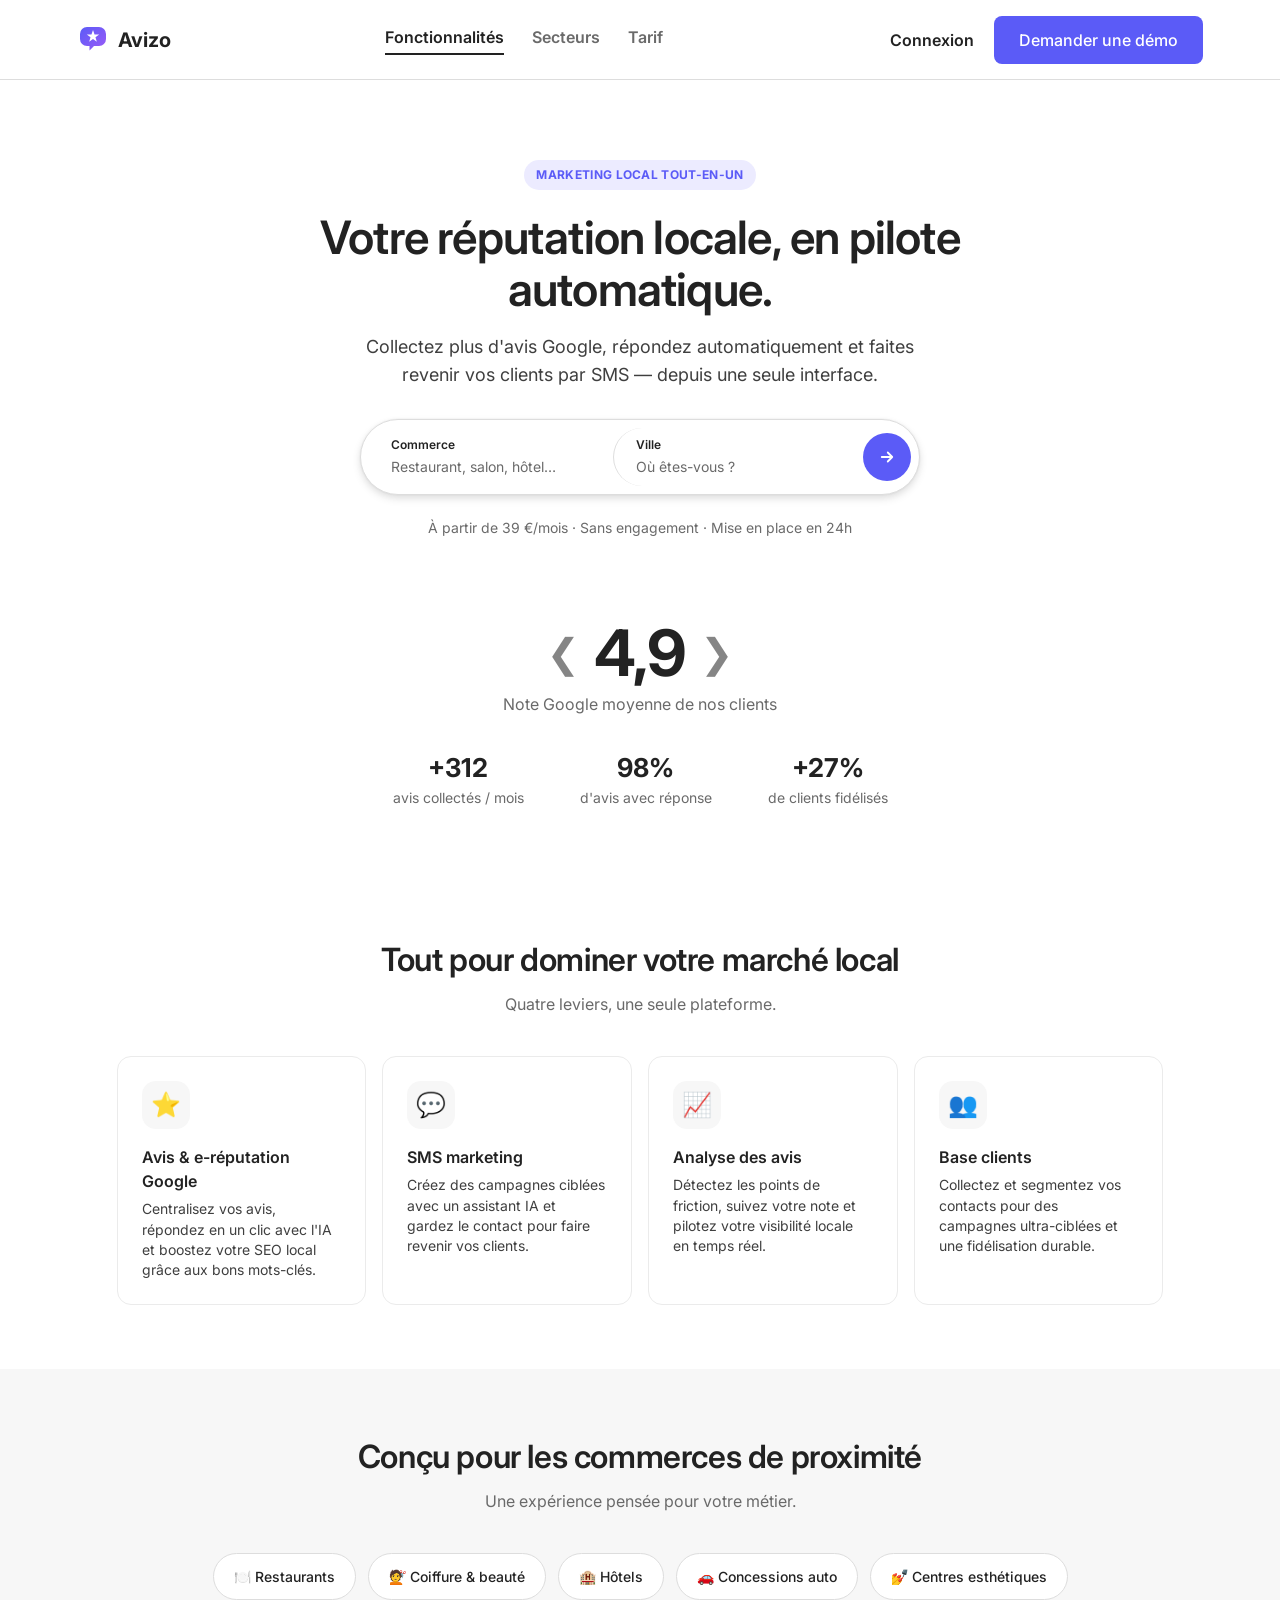
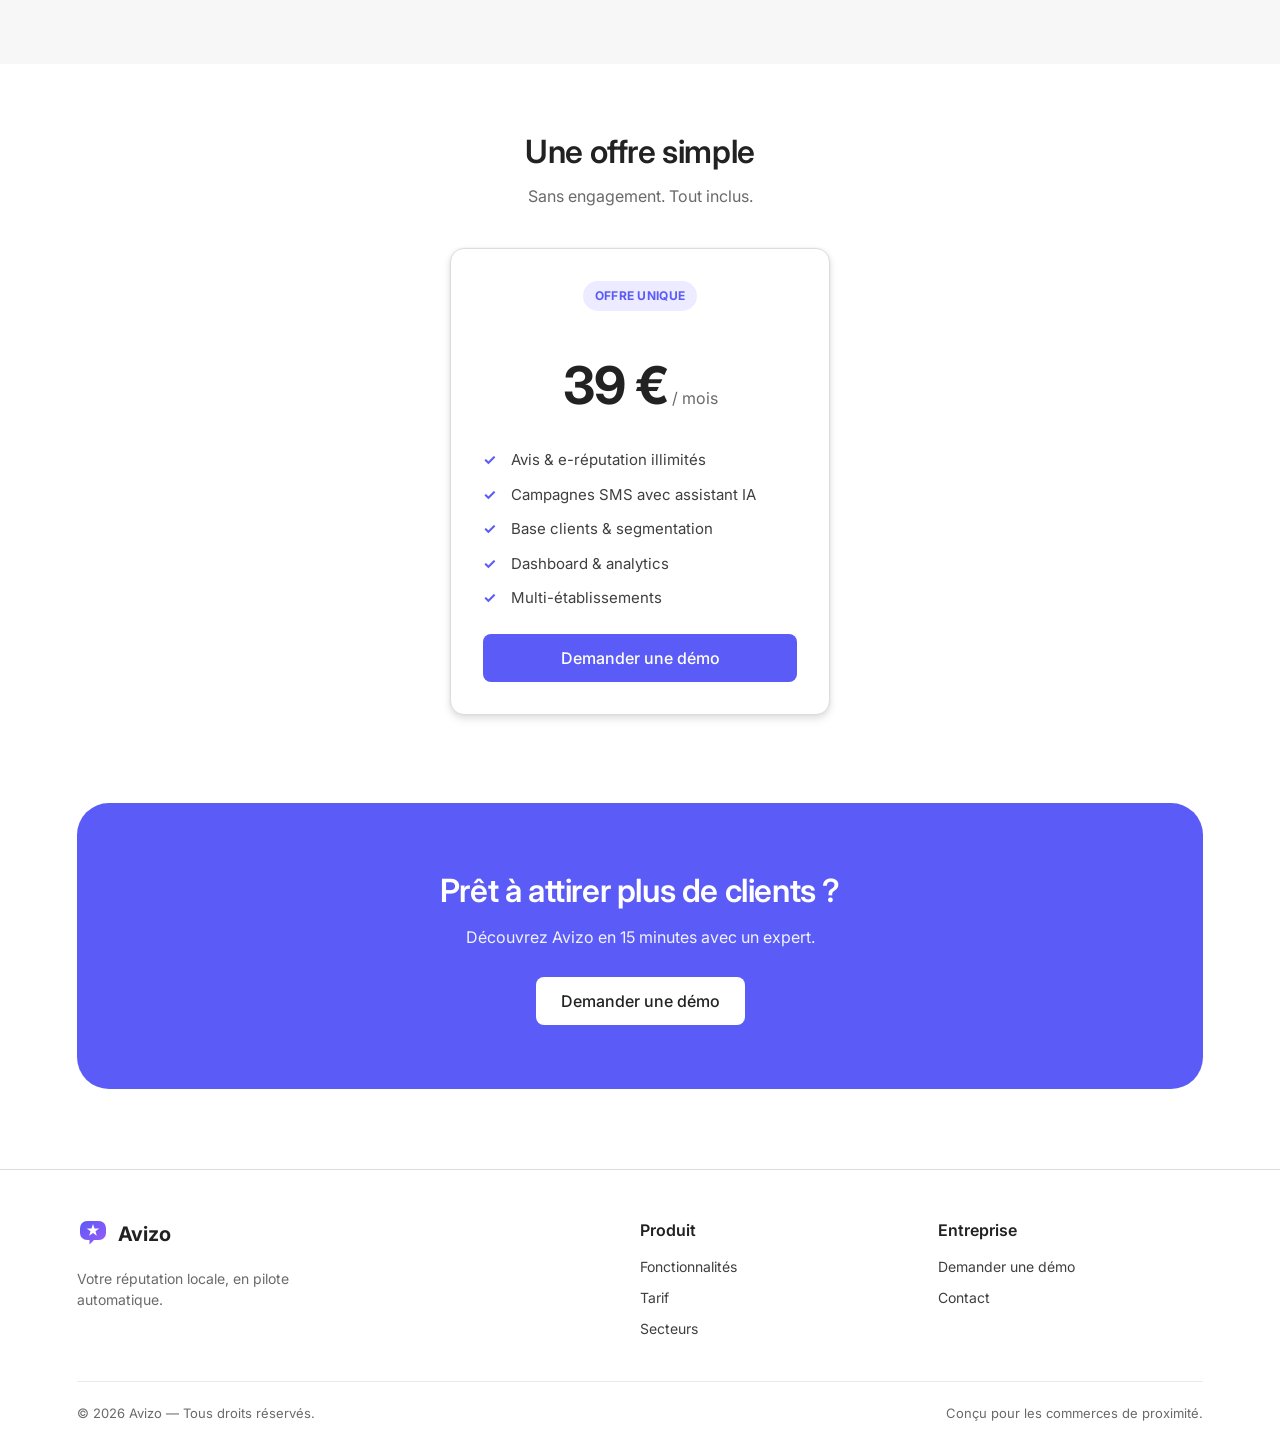
<file: index.html>
<!DOCTYPE html>
<html lang="fr">
<head>
  <meta charset="UTF-8" />
  <meta name="viewport" content="width=device-width, initial-scale=1.0" />
  <title>Avizo — Votre réputation locale, en pilote automatique</title>
  <meta name="description" content="Avizo, l'outil marketing tout-en-un des commerces locaux : collectez plus d'avis Google, gérez votre e-réputation et fidélisez vos clients par SMS." />
  <link rel="icon" type="image/svg+xml" href="assets/favicon.svg" />
  <link rel="apple-touch-icon" href="assets/favicon.svg" />
  <!-- Open Graph / partage social -->
  <meta property="og:type" content="website" />
  <meta property="og:title" content="Avizo — Votre réputation locale, en pilote automatique" />
  <meta property="og:description" content="Collectez plus d'avis Google, gérez votre e-réputation et fidélisez vos clients par SMS, depuis une seule interface." />
  <meta property="og:image" content="assets/og-image.svg" />
  <meta name="twitter:card" content="summary_large_image" />
  <meta name="twitter:title" content="Avizo — Marketing local tout-en-un" />
  <meta name="twitter:description" content="Avis Google · SMS marketing · Fidélisation client." />
  <meta name="twitter:image" content="assets/og-image.svg" />
  <link rel="preconnect" href="https://fonts.googleapis.com" />
  <link rel="preconnect" href="https://fonts.gstatic.com" crossorigin />
  <!-- Inter : substitut open-source d'Airbnb Cereal (cf. DESIGN.md) -->
  <link href="https://fonts.googleapis.com/css2?family=Inter:wght@400;500;600;700&display=swap" rel="stylesheet" />
  <link rel="stylesheet" href="styles.css" />
</head>
<body>
  <header class="nav">
    <a class="brand" href="#" aria-label="Avizo, accueil">
      <img src="assets/avizo-icon.svg" alt="" class="brand-icon" />
      <span class="brand-name">Avizo</span>
    </a>
    <nav class="nav-center">
      <a class="nav-link active" href="#fonctionnalites">Fonctionnalités</a>
      <a class="nav-link" href="#secteurs">Secteurs</a>
      <a class="nav-link" href="#tarif">Tarif</a>
    </nav>
    <div class="nav-right">
      <a class="link-text" href="#demo">Connexion</a>
      <a class="btn btn-primary" href="#demo">Demander une démo</a>
    </div>
  </header>

  <main>
    <!-- HERO centré, barre de recherche en pilule (signature Airbnb) -->
    <section class="hero">
      <span class="eyebrow">Marketing local tout-en-un</span>
      <h1>Votre réputation locale, en pilote automatique.</h1>
      <p class="lead">
        Collectez plus d'avis Google, répondez automatiquement et faites revenir
        vos clients par SMS — depuis une seule interface.
      </p>

      <form class="search-pill" action="#demo" onsubmit="return false">
        <div class="seg">
          <label>Commerce</label>
          <span>Restaurant, salon, hôtel…</span>
        </div>
        <div class="seg">
          <label>Ville</label>
          <span>Où êtes-vous&nbsp;?</span>
        </div>
        <button class="search-orb" type="submit" aria-label="Démarrer">
          <svg width="18" height="18" viewBox="0 0 24 24" fill="none" stroke="currentColor" stroke-width="2.4" stroke-linecap="round" stroke-linejoin="round"><path d="M5 12h14M13 6l6 6-6 6"/></svg>
        </button>
      </form>

      <p class="reassurance">À partir de 39 €/mois · Sans engagement · Mise en place en 24h</p>
    </section>

    <!-- Bandeau de confiance : la note est le moment typographique fort (ink, pas doré) -->
    <section class="trust">
      <div class="trust-rating">
        <span class="rating-laurel">❮</span>
        <span class="rating-number">4,9</span>
        <span class="rating-laurel">❯</span>
      </div>
      <p class="trust-tagline">Note Google moyenne de nos clients</p>
      <div class="trust-stats">
        <div><strong>+312</strong><span>avis collectés / mois</span></div>
        <div><strong>98%</strong><span>d'avis avec réponse</span></div>
        <div><strong>+27%</strong><span>de clients fidélisés</span></div>
      </div>
    </section>

    <!-- FONCTIONNALITÉS : cartes douces (rounded.md), une seule strate d'ombre au survol -->
    <section class="section" id="fonctionnalites">
      <header class="section-head">
        <h2>Tout pour dominer votre marché local</h2>
        <p>Quatre leviers, une seule plateforme.</p>
      </header>
      <div class="cards">
        <article class="card">
          <div class="card-ico">⭐</div>
          <h3>Avis &amp; e-réputation Google</h3>
          <p>Centralisez vos avis, répondez en un clic avec l'IA et boostez votre SEO local grâce aux bons mots-clés.</p>
        </article>
        <article class="card">
          <div class="card-ico">💬</div>
          <h3>SMS marketing</h3>
          <p>Créez des campagnes ciblées avec un assistant IA et gardez le contact pour faire revenir vos clients.</p>
        </article>
        <article class="card">
          <div class="card-ico">📈</div>
          <h3>Analyse des avis</h3>
          <p>Détectez les points de friction, suivez votre note et pilotez votre visibilité locale en temps réel.</p>
        </article>
        <article class="card">
          <div class="card-ico">👥</div>
          <h3>Base clients</h3>
          <p>Collectez et segmentez vos contacts pour des campagnes ultra-ciblées et une fidélisation durable.</p>
        </article>
      </div>
    </section>

    <!-- SECTEURS -->
    <section class="section surface" id="secteurs">
      <header class="section-head">
        <h2>Conçu pour les commerces de proximité</h2>
        <p>Une expérience pensée pour votre métier.</p>
      </header>
      <div class="chips">
        <span class="chip">🍽️ Restaurants</span>
        <span class="chip">💇 Coiffure &amp; beauté</span>
        <span class="chip">🏨 Hôtels</span>
        <span class="chip">🚗 Concessions auto</span>
        <span class="chip">💅 Centres esthétiques</span>
      </div>
    </section>

    <!-- TARIF -->
    <section class="section" id="tarif">
      <header class="section-head">
        <h2>Une offre simple</h2>
        <p>Sans engagement. Tout inclus.</p>
      </header>
      <div class="price-wrap">
        <div class="price-card">
          <span class="eyebrow">Offre unique</span>
          <p class="price"><strong>39 €</strong><span>/ mois</span></p>
          <ul class="checklist">
            <li>Avis &amp; e-réputation illimités</li>
            <li>Campagnes SMS avec assistant IA</li>
            <li>Base clients &amp; segmentation</li>
            <li>Dashboard &amp; analytics</li>
            <li>Multi-établissements</li>
          </ul>
          <a class="btn btn-primary btn-block" href="#demo">Demander une démo</a>
        </div>
      </div>
    </section>

    <!-- CTA FINAL : un seul moment d'accent -->
    <section class="cta" id="demo">
      <div class="cta-card">
        <h2>Prêt à attirer plus de clients&nbsp;?</h2>
        <p>Découvrez Avizo en 15 minutes avec un expert.</p>
        <a class="btn btn-on-accent" href="mailto:contact@avizo.app">Demander une démo</a>
      </div>
    </section>
  </main>

  <footer class="footer">
    <div class="footer-cols">
      <div class="footer-col footer-brand">
        <div class="brand">
          <img src="assets/avizo-icon.svg" alt="" class="brand-icon" />
          <span class="brand-name">Avizo</span>
        </div>
        <p>Votre réputation locale, en pilote automatique.</p>
      </div>
      <div class="footer-col">
        <h4>Produit</h4>
        <a href="#fonctionnalites">Fonctionnalités</a>
        <a href="#tarif">Tarif</a>
        <a href="#secteurs">Secteurs</a>
      </div>
      <div class="footer-col">
        <h4>Entreprise</h4>
        <a href="#demo">Demander une démo</a>
        <a href="mailto:contact@avizo.app">Contact</a>
      </div>
    </div>
    <div class="legal-band">
      <span>© 2026 Avizo — Tous droits réservés.</span>
      <span>Conçu pour les commerces de proximité.</span>
    </div>
  </footer>
</body>
</html>
</file>
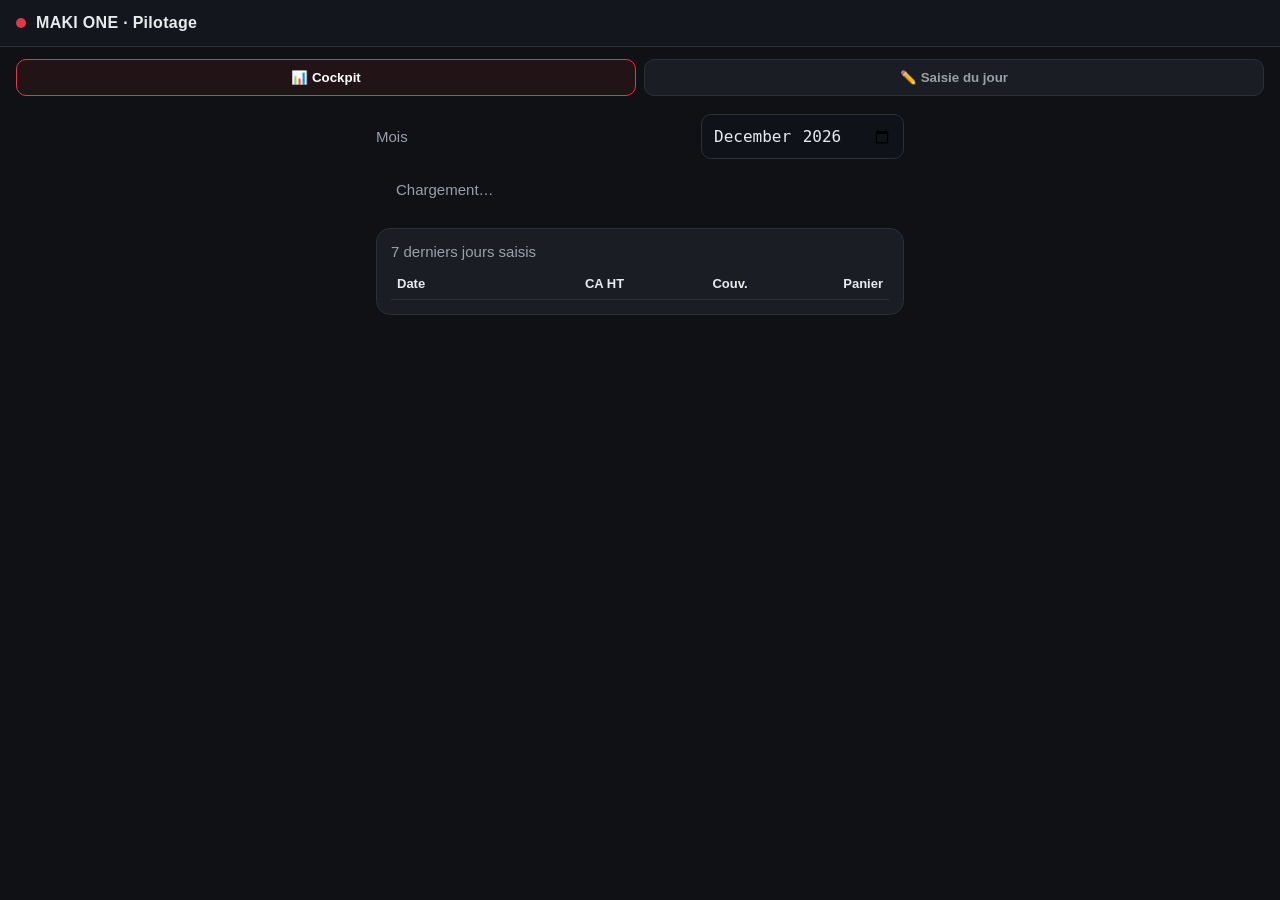
<file: otmane-os/machines/pilotage/apps_script/Index.html>
<!DOCTYPE html>
<html lang="fr">
<head>
<base target="_top">
<meta charset="utf-8">
<style>
  :root{
    --bg:#0f1115; --card:#1a1d24; --line:#2a2f3a; --txt:#e8eaed; --muted:#9aa0aa;
    --accent:#e23744; --ok:#1db954; --warn:#f5a623; --bad:#e23744;
  }
  *{box-sizing:border-box} body{margin:0;background:var(--bg);color:var(--txt);
    font-family:-apple-system,Segoe UI,Roboto,Helvetica,Arial,sans-serif;font-size:15px}
  header{position:sticky;top:0;background:#13161c;border-bottom:1px solid var(--line);
    padding:14px 16px;display:flex;align-items:center;gap:10px;z-index:5}
  header h1{font-size:16px;margin:0;font-weight:700;letter-spacing:.3px}
  header .dot{width:10px;height:10px;border-radius:50%;background:var(--accent)}
  .tabs{display:flex;gap:8px;padding:12px 16px}
  .tabs button{flex:1;padding:10px;border:1px solid var(--line);background:var(--card);
    color:var(--muted);border-radius:10px;font-weight:600}
  .tabs button.active{color:#fff;border-color:var(--accent);background:#221317}
  .wrap{padding:0 16px 40px;max-width:560px;margin:0 auto}
  .row{display:flex;gap:12px;flex-wrap:wrap}
  .card{background:var(--card);border:1px solid var(--line);border-radius:14px;padding:14px;margin:10px 0}
  .kpis{display:grid;grid-template-columns:1fr 1fr;gap:12px}
  .kpi{background:var(--card);border:1px solid var(--line);border-radius:14px;padding:14px}
  .kpi .lbl{color:var(--muted);font-size:12px;text-transform:uppercase;letter-spacing:.4px}
  .kpi .val{font-size:24px;font-weight:800;margin-top:4px}
  .kpi .sub{font-size:12px;color:var(--muted);margin-top:2px}
  .kpi.ok{border-color:rgba(29,185,84,.5)} .kpi.ok .val{color:var(--ok)}
  .kpi.warn{border-color:rgba(245,166,35,.6)} .kpi.warn .val{color:var(--warn)}
  .kpi.bad{border-color:rgba(226,55,68,.6)} .kpi.bad .val{color:var(--bad)}
  label{display:block;color:var(--muted);font-size:13px;margin:10px 0 4px}
  input,textarea{width:100%;padding:11px;background:#0f1218;border:1px solid var(--line);
    border-radius:10px;color:var(--txt);font-size:16px}
  .grid2{display:grid;grid-template-columns:1fr 1fr;gap:12px}
  .btn{width:100%;margin-top:16px;padding:14px;border:0;border-radius:12px;background:var(--accent);
    color:#fff;font-weight:700;font-size:16px}
  .btn:disabled{opacity:.5}
  table{width:100%;border-collapse:collapse;font-size:13px}
  th,td{text-align:right;padding:8px 6px;border-bottom:1px solid var(--line)}
  th:first-child,td:first-child{text-align:left}
  .muted{color:var(--muted)} .hide{display:none}
  .toast{position:fixed;left:50%;bottom:24px;transform:translateX(-50%);background:#222;
    border:1px solid var(--line);padding:12px 18px;border-radius:10px;opacity:0;transition:.3s}
  .toast.show{opacity:1}
  .month{display:flex;align-items:center;gap:8px;justify-content:space-between;margin:6px 0 2px}
  .month input{width:auto}
</style>
</head>
<body>
<header><span class="dot"></span><h1>MAKI ONE · Pilotage</h1></header>

<div class="tabs">
  <button id="tabC" class="active" onclick="show('cockpit')">📊 Cockpit</button>
  <button id="tabS" onclick="show('saisie')">✏️ Saisie du jour</button>
</div>

<div class="wrap">
  <!-- COCKPIT -->
  <section id="cockpit">
    <div class="month">
      <span class="muted">Mois</span>
      <input type="month" id="mois" onchange="loadCockpit()">
    </div>
    <div id="kpis" class="kpis"><div class="muted" style="padding:20px">Chargement…</div></div>
    <div class="card">
      <div class="muted" style="margin-bottom:8px">7 derniers jours saisis</div>
      <table id="recent"><thead><tr><th>Date</th><th>CA HT</th><th>Couv.</th><th>Panier</th></tr></thead>
      <tbody></tbody></table>
    </div>
  </section>

  <!-- SAISIE -->
  <section id="saisie" class="hide">
    <div class="card">
      <label>Date</label>
      <input type="text" id="date" placeholder="JJ/MM/AAAA">
      <div class="grid2">
        <div><label>CA sur place (HT €)</label><input type="number" id="ca_sur_place" inputmode="decimal"></div>
        <div><label>CA à emporter (HT €)</label><input type="number" id="ca_emporter" inputmode="decimal"></div>
        <div><label>CA livraison propre (HT €)</label><input type="number" id="ca_livraison" inputmode="decimal"></div>
        <div><label>CA agrégateurs (HT €)</label><input type="number" id="ca_agregateurs" inputmode="decimal"></div>
        <div><label>Couverts</label><input type="number" id="couverts" inputmode="numeric"></div>
        <div><label>Tickets</label><input type="number" id="tickets" inputmode="numeric"></div>
        <div><label>Offerts (HT €)</label><input type="number" id="offerts" inputmode="decimal"></div>
        <div><label>Heures planifiées</label><input type="number" id="heures_planifiees" inputmode="decimal"></div>
        <div><label>Heures pointées</label><input type="number" id="heures_pointees" inputmode="decimal"></div>
      </div>
      <label>Notes</label>
      <textarea id="notes" rows="2"></textarea>
      <button class="btn" id="save" onclick="save()">Enregistrer le jour</button>
    </div>
    <div class="card muted">Le CA HT total et le panier moyen sont calculés automatiquement.
      Si la date existe déjà, la saisie est mise à jour.</div>
  </section>
</div>

<div class="toast" id="toast"></div>

<script>
  function show(s){
    document.getElementById('cockpit').classList.toggle('hide', s!=='cockpit');
    document.getElementById('saisie').classList.toggle('hide', s!=='saisie');
    document.getElementById('tabC').classList.toggle('active', s==='cockpit');
    document.getElementById('tabS').classList.toggle('active', s==='saisie');
    if(s==='cockpit') loadCockpit();
  }
  function toast(msg){var t=document.getElementById('toast');t.textContent=msg;t.classList.add('show');
    setTimeout(function(){t.classList.remove('show')},2600);}

  function kpi(lbl,val,sub,cls){return '<div class="kpi '+(cls||'')+'"><div class="lbl">'+lbl+
    '</div><div class="val">'+val+'</div><div class="sub">'+(sub||'')+'</div></div>';}

  function loadCockpit(){
    var ym=document.getElementById('mois').value;
    document.getElementById('kpis').innerHTML='<div class="muted" style="padding:20px">Chargement…</div>';
    google.script.run.withSuccessHandler(renderCockpit).withFailureHandler(function(e){
      document.getElementById('kpis').innerHTML='<div class="muted">Erreur : '+e.message+'</div>';
    }).getCockpit(ym);
    google.script.run.withSuccessHandler(renderRecent).getRecentDays();
  }
  function renderCockpit(c){
    var h='';
    var srcCa = c.source_ca==='caisse' ? 'feuille de caisse' : (c.jours_saisis+' jours saisis');
    h+=kpi('CA HT du mois', eur(c.ca_ht), srcCa + (c.ca_agregateurs?(' · agrég. '+eur(c.ca_agregateurs)):''));
    h+=kpi('Panier moyen', c.couverts?eur(c.panier_moyen):'—', c.couverts?'HT / couvert':'couverts non saisis');
    h+=kpi('Food cost', c.food_pct+' %', 'cible '+c.objectifs.food+' % · '+eur(c.food_eur), c.alertes.food);
    h+=kpi('Labor cost', c.labor_pct+' %', 'cible '+c.objectifs.labor+' % · '+eur(c.labor_eur), c.alertes.labor);
    h+=kpi('Prime cost', c.prime_pct+' %', 'cible '+c.objectifs.prime+' %', c.alertes.prime);
    h+=kpi('Heures', c.heures_pointees+' h', 'planif. '+c.heures_planifiees+' h · écart '+c.ecart_heures+' h',
        c.ecart_heures>0?'warn':'ok');
    document.getElementById('kpis').innerHTML=h;
  }
  function renderRecent(rows){
    var tb=document.querySelector('#recent tbody');
    tb.innerHTML=(rows&&rows.length)?rows.map(function(r){return '<tr><td>'+r.date+'</td><td>'+
      eur(r.ca)+'</td><td>'+r.couverts+'</td><td>'+eur(r.panier)+'</td></tr>';}).join('')
      :'<tr><td colspan="4" class="muted">Aucune saisie</td></tr>';
  }
  function save(){
    var btn=document.getElementById('save');btn.disabled=true;
    var p={date:val('date'),ca_sur_place:val('ca_sur_place'),ca_emporter:val('ca_emporter'),
      ca_livraison:val('ca_livraison'),ca_agregateurs:val('ca_agregateurs'),couverts:val('couverts'),
      tickets:val('tickets'),offerts:val('offerts'),heures_planifiees:val('heures_planifiees'),
      heures_pointees:val('heures_pointees'),notes:val('notes')};
    google.script.run.withSuccessHandler(function(r){
      btn.disabled=false; toast((r.updated?'Mis à jour':'Enregistré')+' · CA '+eur(r.ca_ht));
    }).withFailureHandler(function(e){btn.disabled=false;toast('Erreur : '+e.message);}).saveDaily(p);
  }
  function val(id){return document.getElementById(id).value;}
  function eur(x){return (Number(x)||0).toLocaleString('fr-FR',{minimumFractionDigits:0,maximumFractionDigits:0})+' €';}

  // init : mois courant + date du jour
  (function(){
    var d=new Date(), ym=d.getFullYear()+'-'+String(d.getMonth()+1).padStart(2,'0');
    document.getElementById('mois').value=ym;
    document.getElementById('date').value=String(d.getDate()).padStart(2,'0')+'/'+
      String(d.getMonth()+1).padStart(2,'0')+'/'+d.getFullYear();
    loadCockpit();
  })();
</script>
</body>
</html>
</file>
<file: styles.css>
/* =============================================================
   Avizo — landing
   Langage visuel : DESIGN.md (inspiré Airbnb)
   Canvas blanc · accent unique · type sobre (Inter) · formes
   très arrondies · une seule strate d'ombre · sections 64px.

   NOTE accent : Airbnb repose sur une seule "voltage" couleur
   (Rausch #ff385c). Ici ce rôle est tenu par la couleur de
   marque Avizo (--accent). Pour basculer sur le rouge Airbnb,
   remplacer --accent / --accent-active ci-dessous.
   ============================================================= */

:root {
  /* Accent unique (rôle "Rausch") — couleur de marque Avizo */
  --accent: #5B5BF7;
  --accent-active: #4747e0;
  --accent-soft: #ECEBFF;

  /* Surfaces & encre (tokens Airbnb) */
  --canvas: #ffffff;
  --surface-soft: #f7f7f7;
  --surface-strong: #f2f2f2;
  --ink: #222222;
  --body: #3f3f3f;
  --muted: #6a6a6a;
  --hairline: #dddddd;
  --hairline-soft: #ebebeb;

  /* Rayons (tokens "rounded") */
  --r-sm: 8px;
  --r-md: 14px;
  --r-lg: 20px;
  --r-xl: 32px;
  --r-full: 9999px;

  /* Une seule strate d'ombre dans tout le système */
  --shadow: rgba(0,0,0,0.02) 0 0 0 1px, rgba(0,0,0,0.04) 0 2px 6px 0, rgba(0,0,0,0.1) 0 4px 8px 0;

  --maxw: 1200px;
}

* { box-sizing: border-box; margin: 0; padding: 0; }

html { scroll-behavior: smooth; }

body {
  font-family: 'Inter', -apple-system, system-ui, 'Helvetica Neue', sans-serif;
  color: var(--ink);
  background: var(--canvas);
  font-size: 16px;
  line-height: 1.5;
  -webkit-font-smoothing: antialiased;
}

a { color: inherit; }

/* ---------- Boutons ---------- */
.btn {
  display: inline-flex; align-items: center; justify-content: center;
  height: 48px; padding: 0 24px;
  border-radius: var(--r-sm);
  font-size: 16px; font-weight: 500; text-decoration: none;
  border: 1px solid transparent;
  transition: background-color .15s ease, color .15s ease, box-shadow .15s ease;
}
.btn-primary { background: var(--accent); color: #fff; }
.btn-primary:hover { background: var(--accent-active); }
.btn-block { width: 100%; }
.btn-on-accent { background: #fff; color: var(--ink); }
.btn-on-accent:hover { box-shadow: var(--shadow); }

.link-text {
  font-size: 16px; font-weight: 600; text-decoration: none; color: var(--ink);
  padding: 8px 12px; border-radius: var(--r-sm);
}
.link-text:hover { background: var(--surface-soft); }

/* ---------- Navigation ---------- */
.nav {
  display: flex; align-items: center; justify-content: space-between;
  height: 80px; padding: 0 6vw;
  position: sticky; top: 0; z-index: 20;
  background: rgba(255,255,255,.9); backdrop-filter: blur(8px);
  border-bottom: 1px solid var(--hairline);
}
.brand { display: inline-flex; align-items: center; gap: 9px; text-decoration: none; color: var(--ink); }
.brand-icon { width: 32px; height: 32px; }
.brand-name { font-size: 20px; font-weight: 700; letter-spacing: -0.3px; }

.nav-center { display: flex; gap: 28px; }
.nav-link {
  font-size: 16px; font-weight: 600; text-decoration: none; color: var(--muted);
  padding-bottom: 4px; border-bottom: 2px solid transparent;
}
.nav-link:hover { color: var(--ink); }
.nav-link.active { color: var(--ink); border-bottom-color: var(--ink); }

.nav-right { display: flex; align-items: center; gap: 8px; }

/* ---------- Hero (centré) ---------- */
.hero {
  max-width: 840px; margin: 0 auto;
  padding: 80px 6vw 56px; text-align: center;
}
.eyebrow {
  display: inline-block; font-size: 12px; font-weight: 700; letter-spacing: 0.32px;
  text-transform: uppercase; color: var(--accent);
  background: var(--accent-soft); padding: 6px 12px; border-radius: var(--r-full);
  margin-bottom: 22px;
}
.hero h1 {
  font-size: clamp(30px, 4.4vw, 46px); font-weight: 600; line-height: 1.12;
  letter-spacing: -0.8px; max-width: 760px; margin: 0 auto;
}
.hero .lead {
  font-size: 18px; color: var(--body); line-height: 1.55;
  max-width: 580px; margin: 18px auto 30px;
}

/* Barre de recherche en pilule (signature) */
.search-pill {
  display: flex; align-items: center; gap: 0;
  width: 100%; max-width: 560px; margin: 0 auto;
  background: var(--canvas); border: 1px solid var(--hairline);
  border-radius: var(--r-full); box-shadow: var(--shadow);
  padding: 8px 8px 8px 8px;
  text-align: left;
}
.search-pill .seg {
  flex: 1; padding: 8px 22px; border-radius: var(--r-full);
  cursor: pointer; transition: background-color .15s ease;
}
.search-pill .seg:hover { background: var(--surface-soft); }
.search-pill .seg + .seg { border-left: 1px solid var(--hairline); }
.search-pill label {
  display: block; font-size: 12px; font-weight: 600; color: var(--ink);
}
.search-pill .seg span { font-size: 14px; color: var(--muted); }
.search-orb {
  flex: 0 0 auto; width: 48px; height: 48px; margin-left: 6px;
  border: none; border-radius: var(--r-full);
  background: var(--accent); color: #fff; cursor: pointer;
  display: inline-flex; align-items: center; justify-content: center;
  transition: background-color .15s ease;
}
.search-orb:hover { background: var(--accent-active); }

.reassurance { margin-top: 22px; font-size: 14px; color: var(--muted); }

/* ---------- Bandeau confiance ---------- */
.trust { text-align: center; padding: 24px 6vw 64px; }
.trust-rating { display: inline-flex; align-items: center; gap: 14px; }
.rating-number { font-size: 64px; font-weight: 700; letter-spacing: -1px; line-height: 1.1; color: var(--ink); }
.rating-laurel { font-size: 40px; color: var(--ink); opacity: .55; }
.trust-tagline { font-size: 16px; color: var(--muted); margin-top: 4px; }
.trust-stats {
  display: flex; justify-content: center; gap: 56px; flex-wrap: wrap;
  margin-top: 32px;
}
.trust-stats div { display: flex; flex-direction: column; }
.trust-stats strong { font-size: 26px; font-weight: 700; color: var(--ink); }
.trust-stats span { font-size: 14px; color: var(--muted); }

/* ---------- Sections ---------- */
.section { padding: 64px 6vw; max-width: var(--maxw); margin: 0 auto; }
.section.surface { max-width: none; background: var(--surface-soft); }
.section.surface > * { max-width: var(--maxw); margin-left: auto; margin-right: auto; }
.section-head { text-align: center; margin-bottom: 40px; }
.section-head h2 { font-size: clamp(24px, 3vw, 32px); font-weight: 600; letter-spacing: -0.4px; }
.section-head p { color: var(--muted); margin-top: 8px; font-size: 16px; }

/* ---------- Cartes fonctionnalités ---------- */
.cards { display: grid; grid-template-columns: repeat(4, 1fr); gap: 16px; }
.card {
  background: var(--canvas); border: 1px solid var(--hairline-soft);
  border-radius: var(--r-md); padding: 24px;
  transition: box-shadow .15s ease, transform .15s ease;
}
.card:hover { box-shadow: var(--shadow); transform: translateY(-2px); }
.card-ico {
  width: 48px; height: 48px; border-radius: var(--r-md);
  background: var(--surface-soft); display: grid; place-items: center;
  font-size: 24px; margin-bottom: 16px;
}
.card h3 { font-size: 16px; font-weight: 600; margin-bottom: 6px; }
.card p { font-size: 14px; color: var(--body); line-height: 1.45; }

/* ---------- Secteurs ---------- */
.chips { display: flex; flex-wrap: wrap; gap: 12px; justify-content: center; }
.chip {
  background: var(--canvas); border: 1px solid var(--hairline);
  padding: 12px 20px; border-radius: var(--r-full);
  font-size: 14px; font-weight: 500; color: var(--ink);
}

/* ---------- Tarif ---------- */
.price-wrap { display: flex; justify-content: center; }
.price-card {
  background: var(--canvas); border: 1px solid var(--hairline);
  border-radius: var(--r-md); box-shadow: var(--shadow);
  padding: 32px; max-width: 380px; width: 100%; text-align: center;
}
.price { margin: 14px 0 4px; }
.price strong { font-size: 52px; font-weight: 700; letter-spacing: -1px; }
.price span { font-size: 16px; color: var(--muted); margin-left: 4px; }
.checklist { list-style: none; text-align: left; margin: 24px 0; display: grid; gap: 12px; }
.checklist li { position: relative; padding-left: 28px; color: var(--body); font-size: 15px; }
.checklist li::before {
  content: "✓"; position: absolute; left: 0; color: var(--accent); font-weight: 700;
}

/* ---------- CTA final ---------- */
.cta { padding: 24px 6vw 80px; }
.cta-card {
  max-width: var(--maxw); margin: 0 auto; text-align: center;
  background: var(--accent); color: #fff;
  border-radius: var(--r-xl); padding: 64px 24px;
}
.cta-card h2 { font-size: clamp(24px, 3vw, 32px); font-weight: 600; letter-spacing: -0.4px; }
.cta-card p { margin: 10px 0 28px; opacity: .92; font-size: 16px; }

/* ---------- Footer ---------- */
.footer { border-top: 1px solid var(--hairline); padding: 48px 6vw 28px; }
.footer-cols {
  max-width: var(--maxw); margin: 0 auto;
  display: grid; grid-template-columns: 2fr 1fr 1fr; gap: 32px;
}
.footer-col h4 { font-size: 16px; font-weight: 600; margin-bottom: 14px; }
.footer-col a { display: block; font-size: 14px; color: var(--body); text-decoration: none; margin-bottom: 10px; }
.footer-col a:hover { color: var(--ink); text-decoration: underline; }
.footer-brand p { font-size: 14px; color: var(--muted); margin-top: 12px; max-width: 260px; }
.legal-band {
  max-width: var(--maxw); margin: 32px auto 0; padding-top: 22px;
  border-top: 1px solid var(--hairline-soft);
  display: flex; justify-content: space-between; flex-wrap: wrap; gap: 8px;
  font-size: 13px; color: var(--muted);
}

/* ---------- Responsive ---------- */
@media (max-width: 1000px) {
  .cards { grid-template-columns: repeat(2, 1fr); }
}
@media (max-width: 760px) {
  .nav-center { display: none; }
  .hero { padding-top: 56px; }
  .search-pill { flex-wrap: wrap; border-radius: var(--r-lg); }
  .search-pill .seg + .seg { border-left: none; border-top: 1px solid var(--hairline); }
  .search-orb { width: 100%; border-radius: var(--r-sm); margin: 6px 0 0; }
  .trust-stats { gap: 28px; }
  .footer-cols { grid-template-columns: 1fr 1fr; }
}
@media (max-width: 520px) {
  .cards { grid-template-columns: 1fr; }
  .footer-cols { grid-template-columns: 1fr; }
}
</file>
